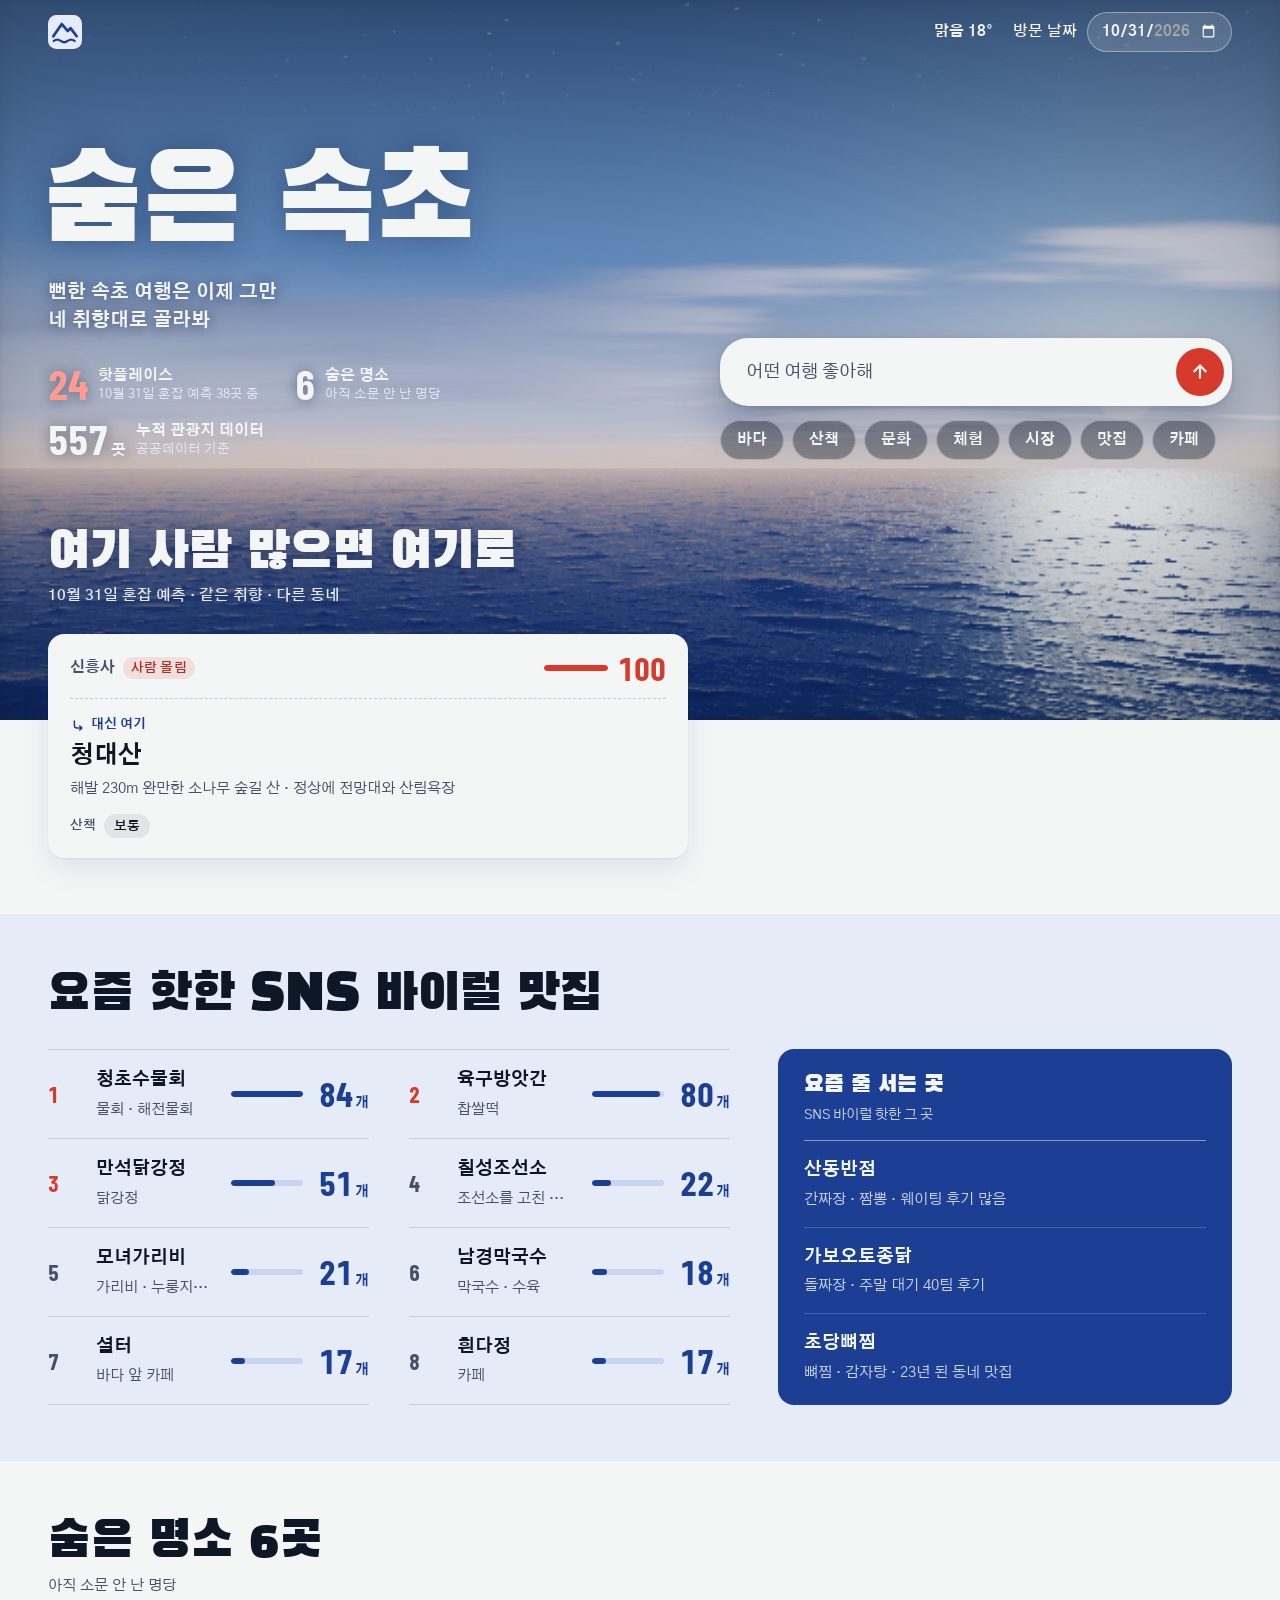
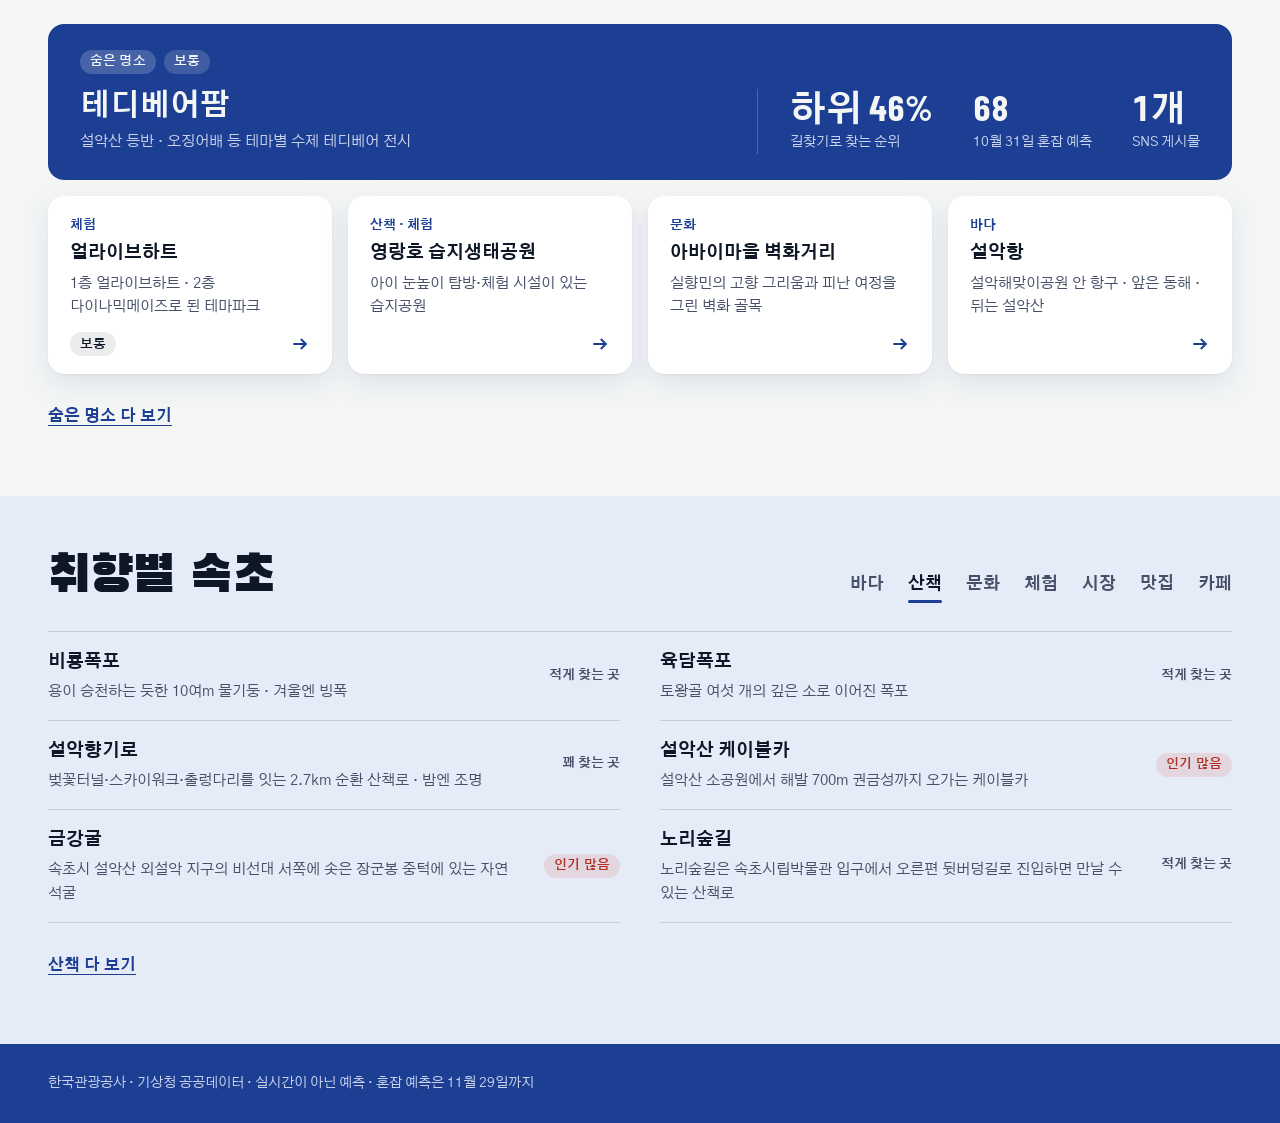
<file: index.html>
<!DOCTYPE html>
<html lang="ko">
<head>
  <meta charset="UTF-8">
  <meta name="viewport" content="width=device-width, initial-scale=1">
  <title>숨은 속초</title>
  <!-- 탭 아이콘: 설악산 봉우리(ㅅㅅ처럼 읽힘) + 동해 물결. 윗줄 아이콘과 같은 그림 (2026-11-26) -->
  <link rel="icon" href="data:image/svg+xml,<svg xmlns='http://www.w3.org/2000/svg' viewBox='0 0 32 32'><rect width='32' height='32' rx='8' fill='%23E6ECF7'/><path d='M5 20L13 8.5L18.5 15L21.2 12.4L27 20' fill='none' stroke='%231C3F94' stroke-width='2.6' stroke-linecap='round' stroke-linejoin='round'/><path d='M5.5 24.4c2.2-1.7 4.3-1.7 6.5 0s4.3 1.7 6.5 0 4.3-1.7 6.5 0' fill='none' stroke='%231C3F94' stroke-width='2.2' stroke-linecap='round'/></svg>">
  <link rel="preconnect" href="https://fonts.googleapis.com">
  <link rel="stylesheet" href="https://fonts.googleapis.com/css2?family=Barlow+Condensed:wght@600;700&family=Black+Han+Sans&family=Gothic+A1:wght@400;500;600;700;800&display=swap">
  <link rel="stylesheet" href="css/style.css">
</head>
<body class="page-home">
  <!-- 윗줄: 바다 위에 투명하게 얹힘. 조금 내리면 종이색으로 채워짐 (js/ui.js syncTopbar) -->
  <header class="topbar over-scene">
    <!-- 바로 아래 큰 제목과 이름이 겹쳐서, 첫 화면 위에서는 아이콘만. 내리면 이름이 옆에 붙음 -->
    <a class="brand" href="index.html"><svg class="brand-mark" viewBox="0 0 32 32" aria-hidden="true"><rect class="mk-bg" width="32" height="32" rx="8"/><path class="mk-fg" d="M5 20L13 8.5L18.5 15L21.2 12.4L27 20" stroke-width="2.6" stroke-linejoin="round"/><path class="mk-fg" d="M5.5 24.4c2.2-1.7 4.3-1.7 6.5 0s4.3 1.7 6.5 0 4.3-1.7 6.5 0" stroke-width="2.2"/></svg><span class="brand-word">숨은 속초</span></a>
    <div class="topbar-right">
      <span id="weather" class="weather" hidden></span>
      <label class="date-field">
        <span>방문 날짜</span>
        <input type="date" id="visit-date" aria-label="방문 날짜">
      </label>
    </div>
  </header>

  <!-- 첫 화면: 실시간 바다(js/sea.js) 위에 제목과 대화 바. 아래 꼬리에 "여기 사람 많으면 여기로" 카드가 걸쳐 올라옴 (2026-11-26 성형 B)
       폰·태블릿에서는 제목 뒤에만 바다 창을 두고 대화 바와 취향 버튼은 바다 밖으로 -->
  <section class="scene home-scene" aria-labelledby="coast-title">
    <div class="scene-sea" aria-hidden="true"><canvas id="sea" data-mode="night"></canvas></div>
    <div class="scene-copy">
      <h1 id="coast-title" class="hero-title">숨은 속초</h1>
      <p class="hero-lead">뻔한 속초 여행은 이제 그만<br>네 취향대로 골라봐</p>
      <div id="hero-stats" class="hero-stats stagger" aria-label="그날의 속초"></div>
    </div>
    <div class="scene-tool">
      <!-- 대화는 첫 질문 뒤에만 바 위로 펼쳐짐 (js/chat.js) -->
      <div class="chat">
        <div id="chat-log" class="chat-log" aria-live="polite" hidden></div>
        <form id="chat-form" class="chat-form">
          <label class="sr-only" for="search">하고 싶은 여행 말하기</label>
          <input type="text" id="search" autocomplete="off" placeholder="어떤 여행 좋아해">
          <button type="submit" class="chat-send" aria-label="보내기"><svg viewBox="0 0 24 24" fill="none" stroke="currentColor" stroke-width="2.4" aria-hidden="true"><path d="M12 19V5M5 12l7-7 7 7"/></svg></button>
        </form>
      </div>
      <div id="tag-chips" class="chips" role="group" aria-label="취향으로 물어보기"></div>
    </div>
  </section>

  <!-- 첫 화면 -->
  <main id="home"></main>

  <!-- 취향을 고르거나 검색하면 -->
  <main id="results" class="results" hidden>
    <div class="results-head">
      <h2 id="result-count" class="section-title"></h2>
      <div class="sort" role="radiogroup" aria-label="정렬">
        <button type="button" class="sort-btn" data-mode="taste" role="radio">취향 우선</button>
        <button type="button" class="sort-btn" data-mode="gem" role="radio">숨은 명소 우선</button>
      </div>
    </div>
    <div id="result-filters" class="filters" role="group" aria-label="취향 거르기"></div>
    <ul id="place-grid" class="grid"></ul>
    <p id="empty" class="empty" hidden>찾는 곳 없음<br>다른 이름으로 다시</p>
    <button type="button" id="more" class="btn-line" hidden>더 보기</button>
  </main>

  <footer class="footer">
    <!-- 공공누리 출처 표시(한국관광공사·기상청)와 데이터 정직성(실시간 아님)만 한 줄로 남김. 2026-11-24 출처 줄 정리 -->
    <p>한국관광공사 · 기상청 공공데이터 · 실시간이 아닌 예측 · 혼잡 예측은 <span id="date-range"></span>까지</p>
  </footer>

  <script src="data/tags.js"></script>
  <script src="data/places.js"></script>
  <script src="data/auto-places.js"></script>
  <script src="data/crowd-data.js"></script>
  <script src="data/popular.js"></script>
  <script src="data/tour-data.js"></script>
  <script src="data/descriptions.js"></script>
  <script src="data/sns-data.js"></script>
  <script src="data/weather-data.js"></script>
  <script src="js/places-all.js"></script>
  <script src="js/crowd.js"></script>
  <script src="js/recommend.js"></script>
  <script src="js/ui.js"></script>
  <script src="js/app.js"></script>
  <script src="data/taste-model.js"></script>
  <script src="js/taste-model.js"></script>
  <script src="js/chat.js"></script>
  <script src="js/sea.js"></script>
</body>
</html>
</file>
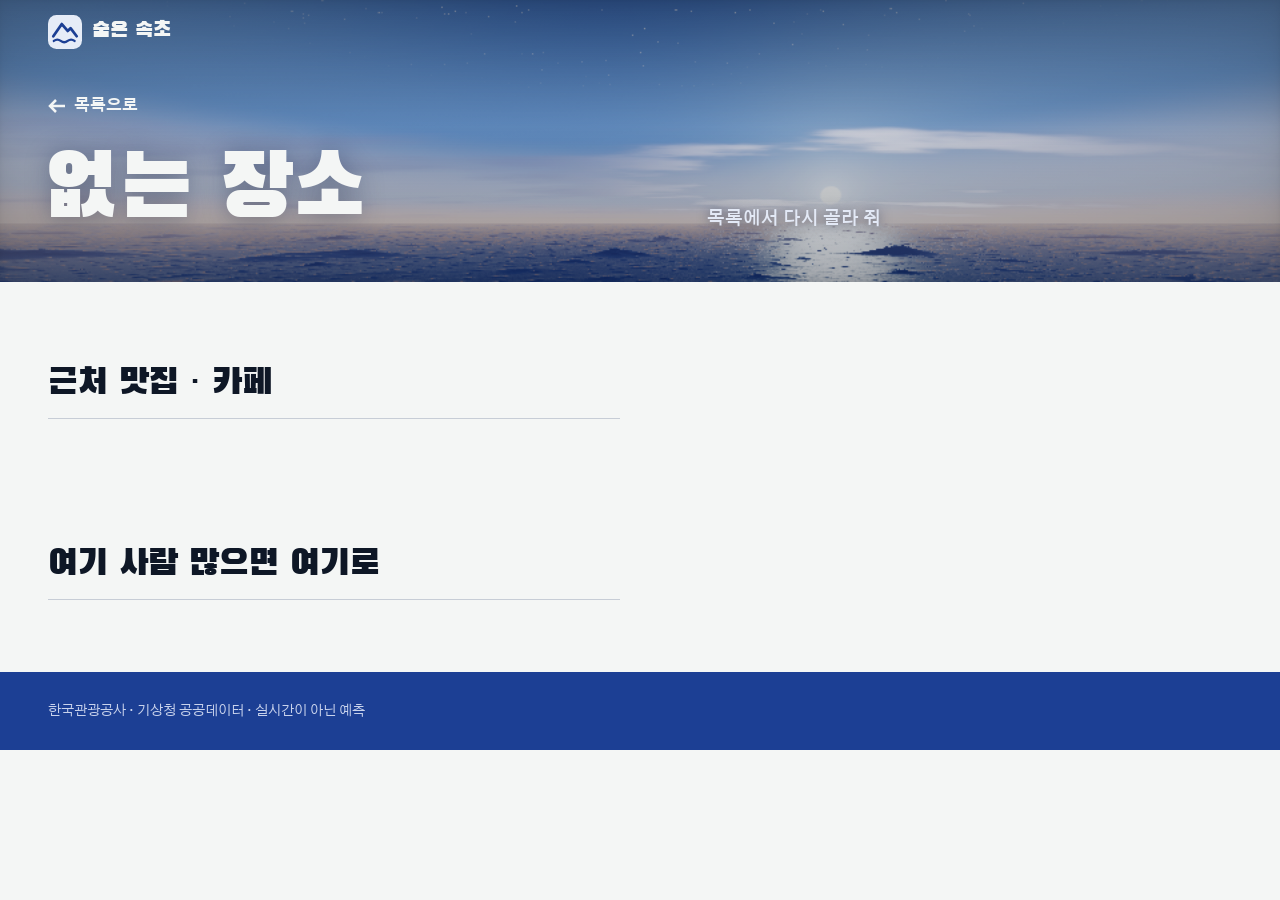
<file: place.html>
<!DOCTYPE html>
<html lang="ko">
<head>
  <meta charset="UTF-8">
  <meta name="viewport" content="width=device-width, initial-scale=1">
  <title>장소 · 숨은 속초</title>
  <link rel="icon" href="data:image/svg+xml,<svg xmlns='http://www.w3.org/2000/svg' viewBox='0 0 32 32'><rect width='32' height='32' rx='8' fill='%23E6ECF7'/><path d='M5 20L13 8.5L18.5 15L21.2 12.4L27 20' fill='none' stroke='%231C3F94' stroke-width='2.6' stroke-linecap='round' stroke-linejoin='round'/><path d='M5.5 24.4c2.2-1.7 4.3-1.7 6.5 0s4.3 1.7 6.5 0 4.3-1.7 6.5 0' fill='none' stroke='%231C3F94' stroke-width='2.2' stroke-linecap='round'/></svg>">
  <link rel="preconnect" href="https://fonts.googleapis.com">
  <link rel="stylesheet" href="https://fonts.googleapis.com/css2?family=Barlow+Condensed:wght@600;700&family=Black+Han+Sans&family=Gothic+A1:wght@400;500;600;700;800&display=swap">
  <link rel="stylesheet" href="css/style.css">
</head>
<body>
  <header class="topbar over-scene">
    <a class="brand" href="index.html"><svg class="brand-mark" viewBox="0 0 32 32" aria-hidden="true"><rect class="mk-bg" width="32" height="32" rx="8"/><path class="mk-fg" d="M5 20L13 8.5L18.5 15L21.2 12.4L27 20" stroke-width="2.6" stroke-linejoin="round"/><path class="mk-fg" d="M5.5 24.4c2.2-1.7 4.3-1.7 6.5 0s4.3 1.7 6.5 0 4.3-1.7 6.5 0" stroke-width="2.2"/></svg><span class="brand-word">숨은 속초</span></a>
  </header>
  <main>
    <!-- 위쪽: 첫 화면과 같은 바다 장면 위에 이름과 그날의 숫자 (2026-11-26 성형) -->
    <section class="scene detail-head on-dark">
      <div class="scene-sea" aria-hidden="true"><canvas id="sea" data-mode="night"></canvas></div>
      <a class="back" href="index.html">
        <svg width="18" height="14" viewBox="0 0 18 14" fill="none" stroke="currentColor" stroke-width="2.5" aria-hidden="true"><path d="M17 7H2M8 1L2 7l6 6"/></svg>목록으로</a>
      <div id="detail-head" class="reveal"></div>
    </section>
    <div class="detail-layout">
      <div class="detail-main">
        <div id="detail" class="detail-body reveal"></div>
        <section id="nearby-section" class="similar reveal" hidden>
          <h2 class="section-title">근처 맛집 · 카페</h2>
          <ul id="nearby-list" class="rows stagger"></ul>
        </section>
        <section id="similar-section" class="similar reveal" hidden>
          <h2 class="section-title">여기 사람 많으면 여기로</h2>
          <ul id="similar-list" class="rows stagger"></ul>
        </section>
      </div>
      <!-- 넓은 화면(태블릿·PC)에서는 오른쪽에 지도를 고정. 좁은 화면에서는 정보 아래 -->
      <aside id="map" class="detail-map" hidden></aside>
    </div>
  </main>
  <footer class="footer"><p>한국관광공사 · 기상청 공공데이터 · 실시간이 아닌 예측</p></footer>

  <script src="data/tags.js"></script>
  <script src="data/places.js"></script>
  <script src="data/auto-places.js"></script>
  <script src="data/crowd-data.js"></script>
  <script src="data/tour-data.js"></script>
  <script src="data/descriptions.js"></script>
  <script src="data/sns-data.js"></script>
  <script src="data/weather-data.js"></script>
  <script src="js/places-all.js"></script>
  <script src="js/crowd.js"></script>
  <script src="js/recommend.js"></script>
  <script src="js/ui.js"></script>
  <script src="js/place.js"></script>
  <script src="js/sea.js"></script>
</body>
</html>
</file>
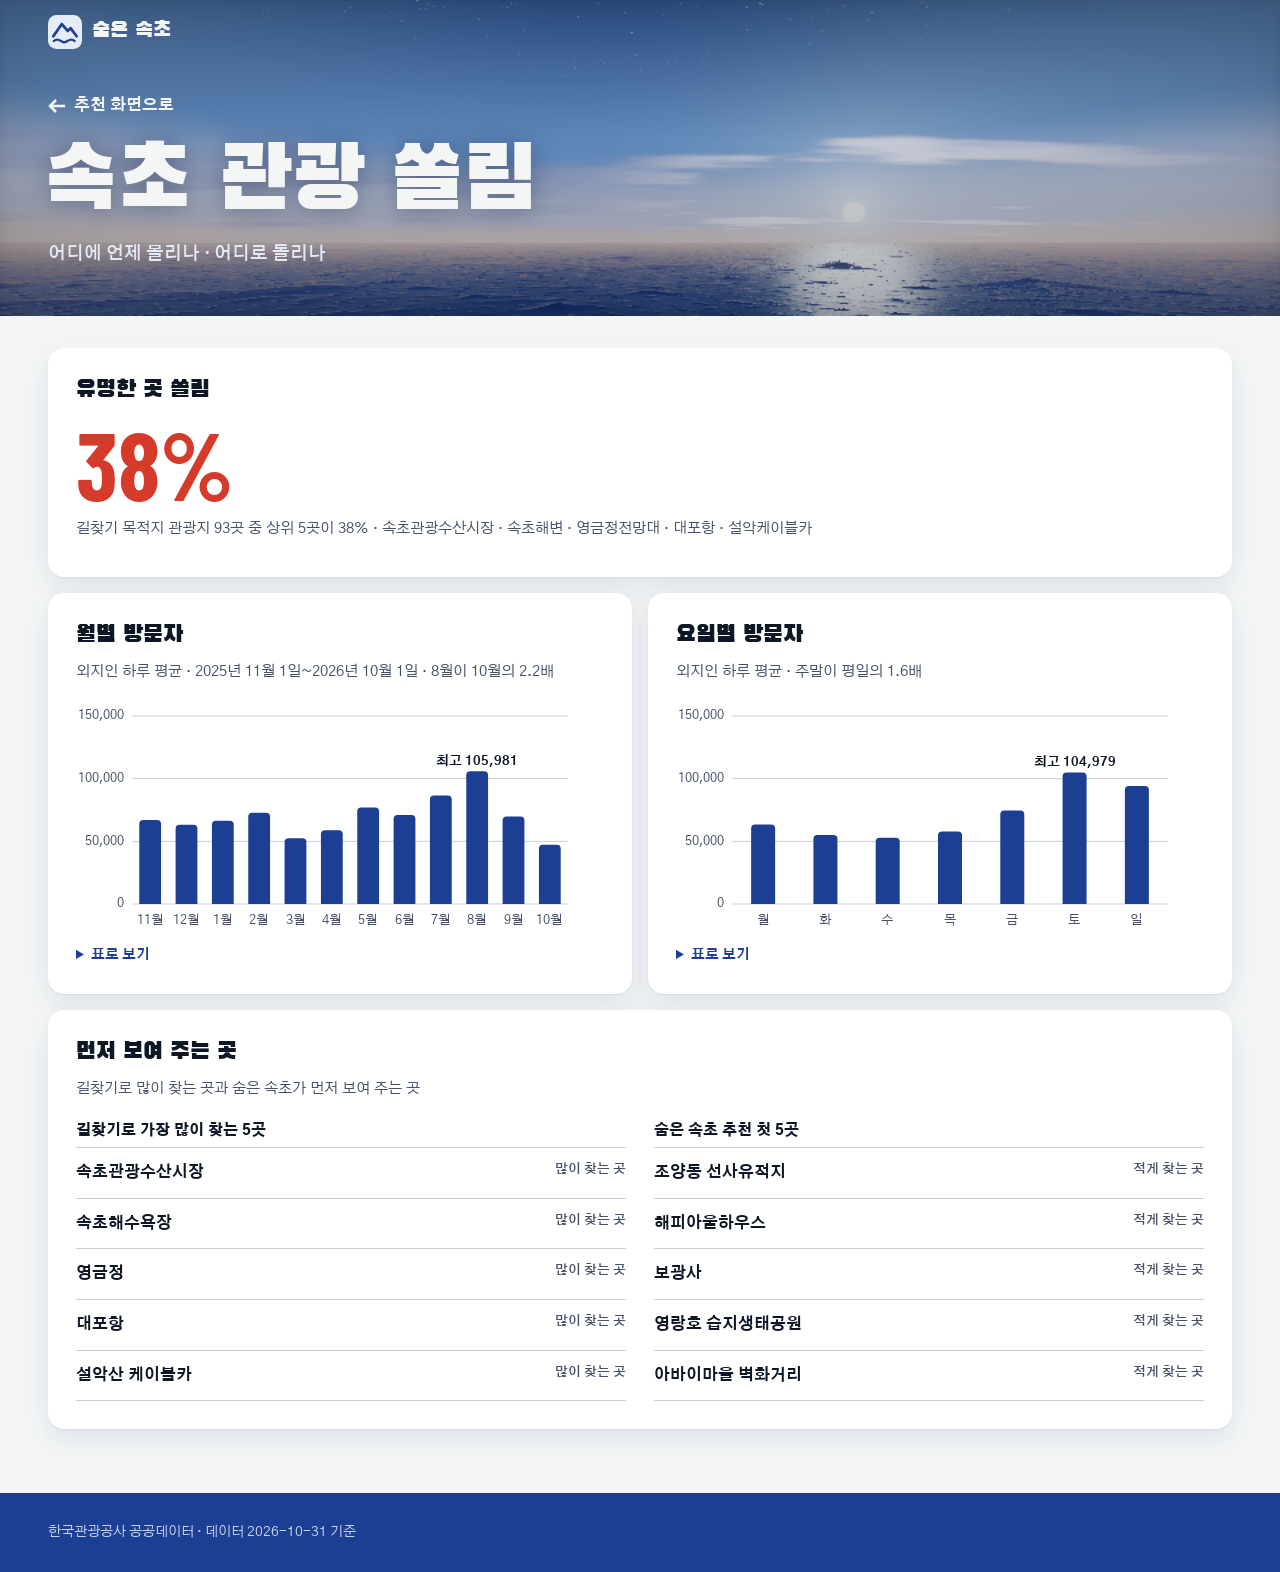
<file: summary.html>
<!DOCTYPE html>
<html lang="ko">
<head>
  <meta charset="UTF-8">
  <meta name="viewport" content="width=device-width, initial-scale=1">
  <title>속초 관광 쏠림 요약 · 숨은 속초</title>
  <link rel="icon" href="data:image/svg+xml,<svg xmlns='http://www.w3.org/2000/svg' viewBox='0 0 32 32'><rect width='32' height='32' rx='8' fill='%23E6ECF7'/><path d='M5 20L13 8.5L18.5 15L21.2 12.4L27 20' fill='none' stroke='%231C3F94' stroke-width='2.6' stroke-linecap='round' stroke-linejoin='round'/><path d='M5.5 24.4c2.2-1.7 4.3-1.7 6.5 0s4.3 1.7 6.5 0 4.3-1.7 6.5 0' fill='none' stroke='%231C3F94' stroke-width='2.2' stroke-linecap='round'/></svg>">
  <link rel="preconnect" href="https://fonts.googleapis.com">
  <link rel="stylesheet" href="https://fonts.googleapis.com/css2?family=Barlow+Condensed:wght@600;700&family=Black+Han+Sans&family=Gothic+A1:wght@400;500;600;700;800&display=swap">
  <link rel="stylesheet" href="css/style.css">
</head>
<body>
  <header class="topbar over-scene">
    <a class="brand" href="index.html"><svg class="brand-mark" viewBox="0 0 32 32" aria-hidden="true"><rect class="mk-bg" width="32" height="32" rx="8"/><path class="mk-fg" d="M5 20L13 8.5L18.5 15L21.2 12.4L27 20" stroke-width="2.6" stroke-linejoin="round"/><path class="mk-fg" d="M5.5 24.4c2.2-1.7 4.3-1.7 6.5 0s4.3 1.7 6.5 0 4.3-1.7 6.5 0" stroke-width="2.2"/></svg><span class="brand-word">숨은 속초</span></a>
  </header>

  <header class="scene summary-head">
    <div class="scene-sea" aria-hidden="true"><canvas id="sea" data-mode="night"></canvas></div>
    <a class="back" href="index.html">
      <svg width="18" height="14" viewBox="0 0 18 14" fill="none" stroke="currentColor" stroke-width="2.5" aria-hidden="true"><path d="M17 7H2M8 1L2 7l6 6"/></svg>추천 화면으로</a>
    <h1 class="logo">속초 관광 쏠림</h1>
    <p class="intro">어디에 언제 몰리나 · 어디로 돌리나</p>
  </header>

  <main class="page">
    <section class="section panel panel-wide">
      <h2 class="section-title">유명한 곳 쏠림</h2>
      <p class="share"><span id="hero-share" class="hero-number"></span></p>
      <p id="hero-caption" class="muted"></p>
    </section>

    <section class="section panel">
      <h2 class="section-title">월별 방문자</h2>
      <p id="monthly-caption" class="muted"></p>
      <div id="monthly-chart" class="chart"></div>
      <details class="table-view">
        <summary>표로 보기</summary>
        <table id="monthly-table"></table>
      </details>
    </section>

    <section class="section panel">
      <h2 class="section-title">요일별 방문자</h2>
      <p id="weekday-caption" class="muted"></p>
      <div id="weekday-chart" class="chart"></div>
      <details class="table-view">
        <summary>표로 보기</summary>
        <table id="weekday-table"></table>
      </details>
    </section>

    <section class="section panel panel-wide">
      <h2 class="section-title">먼저 보여 주는 곳</h2>
      <p class="muted">길찾기로 많이 찾는 곳과 숨은 속초가 먼저 보여 주는 곳</p>
      <div class="compare">
        <div>
          <h3 class="compare-title">길찾기로 가장 많이 찾는 5곳</h3>
          <ol id="famous-list" class="compare-list"></ol>
        </div>
        <div>
          <h3 class="compare-title">숨은 속초 추천 첫 5곳</h3>
          <ul id="recommended-list" class="compare-list"></ul>
        </div>
      </div>
    </section>
  </main>

  <footer class="footer">
    <p>한국관광공사 공공데이터 · <span id="summary-generated"></span></p>
  </footer>

  <script src="data/tags.js"></script>
  <script src="data/places.js"></script>
  <script src="data/auto-places.js"></script>
  <script src="data/crowd-data.js"></script>
  <script src="data/tour-data.js"></script>
  <script src="data/descriptions.js"></script>
  <script src="data/sns-data.js"></script>
  <script src="data/weather-data.js"></script>
  <script src="js/places-all.js"></script>
  <script src="data/visitor-data.js"></script>
  <script src="js/crowd.js"></script>
  <script src="js/recommend.js"></script>
  <script src="js/stats.js"></script>
  <script src="js/ui.js"></script>
  <script src="js/summary.js"></script>
  <script src="js/sea.js"></script>
</body>
</html>
</file>
<file: css/style.css>
/* 디자인: "바다 한가운데" (2026-11-26 성형). 실시간 동해(js/sea.js) 위에 제목과 대화 바, 대신 갈 곳 카드가 수평선에 걸쳐 올라옴
   색은 네 가지로 고정: 군청(행동·브랜드) · 빨강(혼잡 경고만) · 먹색(글자·어두운 판) · 바탕. 보조색은 이 넷을 묽히거나 섞은 것
   모양 한 벌: 카드·상자·지도 16px · 대화 카드 24px · 버튼·배지·입력 둥근 알약. 그림자는 카드에만 군청빛으로 옅게
   움직임: 카드가 수평선에서 한 번 올라옴 · 스크롤 등장 · 숫자 올라가기. 계속 떨리거나 흔들리는 반복 움직임은 쓰지 않음 */
:root {
  --hull: #1C3F94;
  --signal: #D63A2A;
  --ink: #0E1726;
  --paper: #F4F6F5;
  --ink-2: #465068;
  --on-hull-2: #C9D3EC;
  --on-sea: #E3E9F6; /* 바다 위 보조 글자: 군청을 아주 묽힌 흰색 */
  --line: #C7CDD6;
  /* 군청의 아주 옅은 물빛. 흰 바탕만 계속되지 않게 섹션을 번갈아 칠함 (새 색이 아니라 --hull을 묽힌 것) */
  --foam: #E6ECF7;
  --foam-2: #C9D5EE;
  --signal-light: #FF9C8F; /* 군청·먹색 바탕 위 숫자용 밝은 빨강 (빨강 그대로는 잘 안 읽힘) */
  --signal-deep: #B02E21; /* 연한 빨강 배지 위 글자용 (--signal을 어둡게 한 것) */
  --card: #fff;
  --body: "Gothic A1", "Apple SD Gothic Neo", "Malgun Gothic", sans-serif;
  --display: "Black Han Sans", var(--body);
  --num: "Barlow Condensed", var(--body);
  --radius: 16px;
  --shadow-card: 0 1px 2px rgba(14, 23, 38, 0.06), 0 10px 28px rgba(28, 63, 148, 0.1);
  --shadow-card-hover: 0 2px 4px rgba(14, 23, 38, 0.07), 0 18px 40px rgba(28, 63, 148, 0.16);
  --shadow-float: 0 2px 6px rgba(8, 20, 60, 0.12), 0 22px 48px rgba(8, 20, 60, 0.3);
  --gutter: clamp(20px, 4vw, 48px);
  /* 내용 폭: 넓은 화면에서 윗줄·바다·섹션·아랫줄의 왼쪽·오른쪽 선을 한 줄로 맞춤 (2026-11-24) */
  --content: 1280px;
  --pad: max(var(--gutter), calc((100% - var(--content)) / 2));
  --ease: cubic-bezier(0.16, 1, 0.3, 1);
}

* { box-sizing: border-box; }
html { scroll-behavior: smooth; overflow-x: clip; }
body {
  margin: 0; overflow-x: clip;
  background: var(--paper); color: var(--ink);
  font-family: var(--body); font-size: 16px; line-height: 1.6;
  word-break: keep-all; overflow-wrap: break-word;
}
a { color: var(--hull); text-underline-offset: 4px; }
a:hover { color: var(--signal); }
::selection { background: var(--hull); color: var(--paper); }
:focus-visible { outline: 3px solid var(--signal); outline-offset: 2px; }
.scene :focus-visible, .on-dark :focus-visible, .box :focus-visible, .footer :focus-visible { outline-color: var(--paper); }
.wrap { padding: 0 var(--gutter); }
.num { font-family: var(--num); font-weight: 700; font-variant-numeric: tabular-nums; line-height: 1; }
.sr-only { position: absolute; width: 1px; height: 1px; padding: 0; margin: -1px; overflow: hidden; clip: rect(0 0 0 0); white-space: nowrap; border: 0; }

/* ── 윗줄: 바다 위에서는 투명하게 얹히고, 조금 내리면 종이색으로 채워짐 (js/ui.js syncTopbar) ── */
.topbar {
  position: sticky; top: 0; z-index: 10;
  height: 64px; padding: 0 var(--pad);
  display: flex; align-items: center; justify-content: space-between; gap: 16px;
  background: var(--paper); color: var(--ink); border-bottom: 1px solid var(--line);
  transition: background 0.3s, color 0.3s, border-color 0.3s;
}
/* 이름 앞 아이콘: 설악산 봉우리 + 동해 물결 (탭 아이콘과 같은 그림)
   바탕은 옅은 물빛 + 군청 선. 군청 꽉 채운 바탕은 너무 남색이라 후보 4개 중 고름 (2026-11-26) */
.brand { display: inline-flex; align-items: center; gap: 10px; font-family: var(--display); font-size: 22px; color: var(--hull); text-decoration: none; }
.brand:hover { color: var(--hull); }
.brand-mark { width: 34px; height: 34px; flex-shrink: 0; }
.brand-mark .mk-bg { fill: var(--foam); }
.brand-mark .mk-fg { fill: none; stroke: var(--hull); stroke-linecap: round; }
.brand-word { transition: opacity 0.3s, transform 0.3s var(--ease); }
/* 첫 화면: 큰 제목이 보이는 동안은 아이콘만 (같은 이름이 두 번 겹쳐 보였음, 2026-11-26) */
.page-home .topbar.over-scene:not(.solid) .brand-word { opacity: 0; transform: translateX(-6px); pointer-events: none; }
.topbar-right { display: flex; align-items: center; gap: 20px; font-size: 15px; }
.weather { font-weight: 700; color: var(--ink-2); white-space: nowrap; }
.weather.rain { color: var(--hull); }
.date-field { display: flex; align-items: center; gap: 10px; color: var(--ink-2); font-weight: 600; }
.date-field input {
  height: 40px; padding: 0 14px; border: 0; border-radius: 999px;
  background: var(--card); color: var(--ink); font: inherit; font-weight: 700;
  box-shadow: inset 0 0 0 1px var(--line);
}
.topbar.over-scene { margin-bottom: -64px; background: transparent; border-bottom-color: transparent; color: var(--paper); }
.topbar.over-scene .brand, .topbar.over-scene .weather, .topbar.over-scene .date-field { color: var(--paper); }
.topbar.over-scene .date-field input { background: rgba(244, 246, 245, 0.14); color: var(--paper); box-shadow: inset 0 0 0 1px rgba(244, 246, 245, 0.4); color-scheme: dark; }
.topbar.over-scene.solid { background: rgba(244, 246, 245, 0.96); border-bottom-color: var(--line); color: var(--ink); }
.topbar.over-scene.solid .brand { color: var(--hull); }
.topbar.over-scene.solid .weather, .topbar.over-scene.solid .date-field { color: var(--ink-2); }
.topbar.over-scene.solid .date-field input { background: var(--card); color: var(--ink); box-shadow: inset 0 0 0 1px var(--line); color-scheme: light; }
.topbar.over-scene :focus-visible { outline-color: var(--paper); }
.topbar.over-scene.solid :focus-visible { outline-color: var(--signal); }

/* ── 바다 장면 (첫 화면·상세·요약 위쪽 공통) ──
   WebGL이 안 되는 기기는 군청→먹색 바탕만 보임 */
.scene { position: relative; isolation: isolate; color: var(--paper); background: var(--ink); }
.scene-sea { position: absolute; inset: 0; z-index: -1; overflow: hidden; background: linear-gradient(180deg, #2B4A8F 0%, var(--hull) 55%, var(--ink) 100%); }
#sea { --horizon: 0.3; position: absolute; inset: 0; width: 100%; height: 100%; display: block; opacity: 0; transition: opacity 1.4s ease; }
#sea.on { opacity: 1; }
/* 글자가 읽히는 만큼만 위아래를 살짝 덮음 (62%로 덮었더니 바다가 검은 덩어리였음, 2026-11-24) */
.scene-sea::after {
  content: ""; position: absolute; inset: 0; pointer-events: none;
  background: linear-gradient(180deg, rgba(14, 23, 38, 0.42) 0%, rgba(14, 23, 38, 0.12) 34%, rgba(14, 23, 38, 0.04) 62%, rgba(14, 23, 38, 0.3) 100%);
}

/* ── 첫 화면 장면: 왼쪽 제목, 오른쪽 대화 바. 아래 꼬리(--tail)는 대신 갈 곳 카드가 걸쳐 올라오는 수평선 자리 ── */
.home-scene {
  --tail: 216px;
  display: grid;
  grid-template-columns: var(--pad) minmax(0, 1fr) 48px minmax(0, min(540px, 40vw)) var(--pad);
  grid-template-rows: 64px 1fr var(--tail);
  min-height: clamp(640px, 80vh, 780px);
}
.home-scene #sea { --horizon: 0.34; }
/* 목록 화면에서는 카드가 올라올 자리가 필요 없어서 바다 꼬리를 줄임 */
.view-results .home-scene { --tail: 56px; min-height: 0; }
.scene-copy { grid-area: 2 / 2; align-self: end; padding: 40px 0 44px; min-width: 0; }
.scene-tool { grid-area: 2 / 4; align-self: end; min-width: 0; padding-bottom: 44px; }
.hero-title {
  margin: 0 0 0 -0.05em; font-family: var(--display); font-weight: 400;
  font-size: clamp(72px, 9.5vw, 160px); line-height: 0.86; letter-spacing: -0.02em;
  text-shadow: 0 2px 30px rgba(8, 20, 60, 0.35);
}
.hero-lead { margin: 20px 0 0; font-size: clamp(17px, 1.5vw, 21px); line-height: 1.5; font-weight: 700; color: var(--paper); text-shadow: 0 1px 14px rgba(8, 20, 60, 0.6); }

/* 그날의 숫자: 제목 아래 한 줄 (상자·선 없이 숫자와 이름만) */
.hero-stats { display: flex; flex-wrap: wrap; gap: 14px 36px; margin-top: 28px; }
/* 숫자와 오른쪽 두 줄(이름 · 설명)을 세로 가운데로 맞춤. 첫 줄 기준이면 숫자가 떠 보였음 (2026-11-26) */
.stat { display: flex; align-items: center; gap: 10px; }
.stat .num { font-size: clamp(34px, 3.2vw, 46px); text-shadow: 0 1px 14px rgba(8, 20, 60, 0.45); }
.stat .num small { font-family: var(--body); font-size: 15px; font-weight: 700; margin-left: 3px; }
.stat-busy .num { color: var(--signal-light); } /* 바다 위 빨강은 잘 안 읽혀서 빨강을 밝힌 것 */
.stat-label { display: flex; flex-direction: column; gap: 0; line-height: 1.35; }
.stat-label strong { font-size: 15px; }
.stat-label span { font-size: 13px; color: var(--on-sea); }

/* 대화 바: 흰 카드 하나. 처음엔 입력 줄만, 첫 질문 뒤에는 그 위로 대화가 펼쳐짐 */
.chat {
  width: 100%; text-align: left; background: var(--paper); color: var(--ink);
  border-radius: 28px; overflow: hidden; box-shadow: var(--shadow-float);
}
.chat:focus-within { box-shadow: 0 0 0 3px rgba(244, 246, 245, 0.7), var(--shadow-float); }
.chat-log {
  display: flex; flex-direction: column; gap: 14px; padding: 22px 24px 16px; max-height: min(52vh, 480px); overflow-y: auto;
  scroll-behavior: smooth; overscroll-behavior: contain; border-bottom: 1px solid var(--line);
  scrollbar-width: thin; scrollbar-color: var(--line) transparent;
}
.chat-log[hidden] { display: none; }
.chat-log::-webkit-scrollbar { width: 6px; }
.chat-log::-webkit-scrollbar-thumb { background: var(--line); border-radius: 3px; }
.msg { display: flex; flex-direction: column; gap: 8px; max-width: 100%; animation: msg-in 0.35s var(--ease) both; }
.msg p { margin: 0; font-size: 16px; line-height: 1.5; }
.msg-who { font-size: 13px; font-weight: 700; color: var(--hull); }
.msg-bot > p:first-of-type { font-weight: 700; }
.msg-me { align-self: flex-end; max-width: 80%; background: var(--hull); color: var(--paper); padding: 10px 14px; border-radius: 16px 16px 4px 16px; }
.msg-me p { font-weight: 600; }
.msg-heard { display: flex; flex-wrap: wrap; align-items: center; gap: 6px; }
.msg-heard > span:last-child { font-weight: 400; color: var(--ink-2); font-size: 14px; margin-left: 2px; }
/* 알아들은 말 칩
   - 단어 규칙이 알아들은 말: 옅은 물빛으로 꽉 채운 알약
   - 취향 모델(AI)이 알아들은 말: 속 빈 알약 + 군청 "AI" 표시. 개편 뒤에도 이 구분은 그대로 (docs/design-guide.md 7-3) */
.heard { display: inline-flex; align-items: center; height: 28px; font-size: 13px; font-weight: 600; padding: 0 11px; border-radius: 999px; background: var(--foam); color: var(--hull); }
.heard-ai { gap: 6px; padding-right: 4px; background: transparent; box-shadow: inset 0 0 0 1.5px var(--hull); cursor: help; }
.heard-ai b { font-family: var(--num); font-size: 13px; font-weight: 700; letter-spacing: 0.04em; line-height: 1; padding: 3px 6px; border-radius: 999px; background: var(--hull); color: var(--paper); }
.msg-note { font-size: 13px !important; color: var(--ink-2); font-weight: 400 !important; }
.chat-log .chat-rows { border-top: 1px solid var(--line); }
.chat-rows .row > a { padding: 12px 0; }
.chat-rows .row > a:hover { padding-left: 8px; padding-right: 8px; }
.chat-rows .row-name strong { font-size: 16px; }
.chat-rows .row-name > span:not(.meta) { overflow: hidden; text-overflow: ellipsis; white-space: nowrap; }
.chat-rows .meta, .chat-rows .gem { display: none; } /* 대화 안에서는 배지 하나만 (혼잡 정도) */
.chat-rows .badges { flex-direction: row; }
.chat-form { display: flex; align-items: center; gap: 10px; padding: 8px 8px 8px 26px; }
.chat-form input {
  flex: 1; min-width: 0; height: 52px; border: 0; background: transparent; padding: 0;
  font: inherit; font-size: 18px; color: var(--ink); caret-color: var(--signal);
}
.chat-form input::placeholder { color: var(--ink-2); }
.chat-form input:focus { outline: none; }
.chat-send {
  flex-shrink: 0; width: 48px; height: 48px; border: 0; border-radius: 50%; background: var(--signal); color: var(--paper);
  display: grid; place-items: center; cursor: pointer; transition: transform 0.15s, background 0.2s;
}
.chat-send svg { width: 22px; height: 22px; }
.chat-send:hover { background: var(--hull); }
.chat-send:active { transform: scale(0.94); }
@keyframes msg-in { from { opacity: 0; transform: translateY(8px); } to { opacity: 1; transform: none; } }

/* 취향 버튼: 바 아래 한 줄. 바다 위에서는 먹색 반투명, 종이 위(폰)에서는 물빛 */
.chips { display: flex; flex-wrap: wrap; gap: 8px; margin-top: 14px; }
.chip {
  height: 40px; padding: 0 17px; border: 0; border-radius: 999px;
  background: rgba(14, 23, 38, 0.38); color: var(--paper); box-shadow: inset 0 0 0 1px rgba(244, 246, 245, 0.42);
  font: inherit; font-size: 15px; font-weight: 700; cursor: pointer;
  transition: background 0.2s, color 0.2s, box-shadow 0.2s, transform 0.15s;
}
.chip:hover { background: rgba(244, 246, 245, 0.2); box-shadow: inset 0 0 0 1px rgba(244, 246, 245, 0.7); }
.chip:active { transform: translateY(1px); }
.chip.on { background: var(--paper); color: var(--hull); box-shadow: none; }

/* ── 공통 섹션 ── */
/* 제목 글꼴(Black Han Sans)은 글자 아래 빈 공간이 커서 줄 높이를 1로 줄임. 두 줄이 되면 줄 길이를 고르게 */
.section-title { margin: 0; font-family: var(--display); font-weight: 400; font-size: clamp(34px, 4vw, 52px); line-height: 1; text-wrap: balance; }
.section-sub { margin: 0; font-size: 15px; line-height: 1.4; color: var(--ink-2); }
.sec { padding: 56px var(--pad); }
.section-head { display: flex; flex-direction: column; gap: 6px; margin-bottom: 28px; }
.split { display: grid; grid-template-columns: minmax(0, 1.5fr) minmax(0, 1fr); gap: 48px; align-items: stretch; }
.sec-foam { background: var(--foam); }
.more-link {
  align-self: flex-start; border: 0; background: none; padding: 10px 0; cursor: pointer;
  font: inherit; font-size: 16px; font-weight: 700; color: var(--hull);
  text-decoration: underline; text-underline-offset: 4px;
}
.more-link:hover { color: var(--signal); }
.sec > .more-link { margin-top: 20px; }

/* 알약 배지 공통 (상태 · 숨은 명소 · 사람 몰림): 높이 고정 + 세로 가운데, 굵기 600
   한글은 줄높이 1이면 글자가 위로 떠 보여서 높이를 정하고 flex로 가운데에 둠 */
.badge, .gem, .swap-flag {
  display: inline-flex; align-items: center; justify-content: center; flex-shrink: 0;
  height: 24px; padding: 0 10px; border: 0; border-radius: 999px;
  font-size: 13px; font-weight: 600; line-height: 1; letter-spacing: 0.01em; white-space: nowrap;
}
.badge-high { background: var(--signal); color: var(--card); }
.badge-mid { background: rgba(14, 23, 38, 0.08); color: var(--ink); }
.badge-low { background: var(--foam-2); color: var(--hull); }
.badge-closed { background: var(--ink); color: var(--paper); }
.badge-unknown { background: rgba(14, 23, 38, 0.06); color: var(--ink-2); }
.badge-hot { background: rgba(214, 58, 42, 0.12); color: var(--signal-deep); }
.on-dark .badge-mid { background: rgba(244, 246, 245, 0.16); color: var(--paper); }
.on-dark .badge-low { background: var(--paper); color: var(--hull); }
.sec-foam .badge-mid { background: rgba(14, 23, 38, 0.1); }
.gem { background: var(--hull); color: var(--paper); }
.on-dark .gem { background: rgba(244, 246, 245, 0.2); color: var(--paper); }
.pop-label { flex-shrink: 0; font-size: 13px; font-weight: 700; color: var(--ink-2); white-space: nowrap; }

/* 목록 줄: 마우스를 올리면 살짝 밀려남 */
.rows { list-style: none; margin: 0; padding: 0; border-top: 1px solid var(--line); }
.row { border-bottom: 1px solid var(--line); }
.row > a, .row > div {
  display: grid; grid-template-columns: minmax(0, 1fr) auto; align-items: center; gap: 16px;
  padding: 16px 0; color: inherit; text-decoration: none; transition: padding 0.25s var(--ease), background 0.25s;
}
.row > a:hover { padding-left: 10px; padding-right: 10px; background: rgba(28, 63, 148, 0.06); color: inherit; }
.sec-foam .row > a:hover { background: rgba(28, 63, 148, 0.08); }
.row-name { display: flex; flex-direction: column; gap: 3px; min-width: 0; }
.row-name strong { font-size: 18px; }
.row-name span { font-size: 15px; color: var(--ink-2); }

/* ── 이 앱의 핵심: 여기 사람 많으면 여기로. 넓은 화면에서는 수평선에 걸쳐 올라옴 ── */
.board { position: relative; padding: 0 var(--pad) 56px; }
.page-home #home > .board:first-child { margin-top: calc(-1 * var(--tail, 216px) + 24px); }
.board .section-head { color: var(--paper); }
.board .section-title { text-shadow: 0 2px 20px rgba(8, 20, 60, 0.35); }
.board .section-sub { color: var(--on-sea); font-weight: 600; }
.swaps { list-style: none; margin: 0; padding: 0; display: grid; gap: 16px; grid-template-columns: repeat(var(--n, 3), minmax(0, 1fr)); }
.swaps.n1 { grid-template-columns: minmax(0, 640px); }
@media (max-width: 1100px) { .swaps { grid-template-columns: repeat(2, minmax(0, 1fr)); } .swaps.n1 { grid-template-columns: minmax(0, 640px); } }
/* 카드 하나 = 위에 사람 몰리는 곳(작게) · 점선 · 아래 대신 갈 곳(크게). 눈이 대신 갈 곳으로 가게 */
.swap {
  display: flex; flex-direction: column; min-width: 0;
  background: var(--paper); color: var(--ink); border-radius: var(--radius); box-shadow: var(--shadow-card);
  transition: transform 0.35s var(--ease), box-shadow 0.35s;
}
.swap:hover { transform: translateY(-3px); box-shadow: var(--shadow-card-hover); }
.swap-busy {
  display: grid; grid-template-columns: minmax(0, 1fr) auto; align-items: center; gap: 4px 12px;
  margin: 0 22px; padding: 18px 0 14px; border-bottom: 1px dashed var(--line);
  color: var(--ink-2); text-decoration: none;
}
.swap-busy:hover { color: var(--ink); }
.swap-busy-name { display: flex; align-items: center; gap: 8px; min-width: 0; }
.swap-busy-name strong { font-size: 15px; font-weight: 700; overflow: hidden; text-overflow: ellipsis; white-space: nowrap; }
.swap-flag { height: 22px; padding: 0 8px; font-size: 13px; background: rgba(214, 58, 42, 0.12); color: var(--signal-deep); }
.swap-busy-rate { display: flex; align-items: center; gap: 10px; }
.swap-busy-rate .num { font-size: 32px; color: var(--signal); }
.swap-meter { display: block; width: 64px; height: 6px; border-radius: 999px; background: color-mix(in srgb, var(--signal) 16%, var(--paper)); overflow: hidden; }
.swap-meter span { display: block; height: 100%; border-radius: inherit; background: var(--signal); transform-origin: left; }
.motion .board .stagger:not(.in) .swap-meter span { transform: scaleX(0); }
.swap-meter span { transition: transform 0.9s var(--ease) 0.35s; }
.swap-alt { flex: 1; display: flex; flex-direction: column; gap: 6px; padding: 16px 22px 20px; color: inherit; text-decoration: none; }
.swap-alt:hover { color: inherit; }
.swap-alt:hover .card-title { color: var(--hull); }
.swap-label { display: inline-flex; align-items: center; gap: 6px; font-size: 13px; font-weight: 700; color: var(--hull); }
.swap-label svg { width: 15px; height: 15px; }
.swap-alt .card-title { font-size: 24px; line-height: 1.2; transition: color 0.2s; }
.swap-alt .card-hook { -webkit-line-clamp: 2; }
.swap-tags { display: flex; flex-wrap: wrap; align-items: center; gap: 6px; margin-top: auto; padding-top: 8px; }
.swap-tags .tag-text { font-size: 13px; font-weight: 600; color: var(--ink-2); margin-right: 2px; }
/* 사람 몰리는 짝이 없는 날: 한 줄 + 가장 가까운 사람 몰리는 날로 가는 버튼 (빈 칸만 남지 않게, 2026-11-24) */
.board-empty { margin: 0; color: var(--ink-2); font-size: 18px; }
.board-calm {
  display: flex; flex-wrap: wrap; align-items: center; justify-content: space-between; gap: 14px 24px;
  max-width: 860px; padding: 26px 28px; border-radius: var(--radius); background: var(--paper); box-shadow: var(--shadow-card);
}
.board-calm .board-empty { color: var(--ink); font-weight: 700; line-height: 1.5; }
/* 날짜만 군청으로 (하늘색은 밝은 바탕에서 안 읽혀서 군청, 2026-11-26) */
.board-date { color: var(--hull); }
.calm-narrow { display: none; }

/* ── 요즘 핫한 SNS 바이럴 맛집 ── */
.hot-list { display: grid; grid-template-columns: repeat(2, minmax(0, 1fr)); column-gap: 40px; align-content: start; }
@media (max-width: 1200px) { .hot-list { grid-template-columns: 1fr; } }
.hot-list .row > a { grid-template-columns: 32px minmax(0, 1fr) 72px auto; }
/* 게시물 수를 막대로: 1위 대비 길이. 숫자만 있을 때보다 차이가 한눈에 보임 */
.hot-bar { height: 6px; border-radius: 999px; background: var(--foam-2); position: relative; overflow: hidden; }
.hot-bar::after { content: ""; position: absolute; inset: 0 auto 0 0; width: var(--w); border-radius: inherit; background: var(--hull); transform-origin: left; transform: scaleX(0); transition: transform 0.9s var(--ease) 0.2s; }
.in .hot-bar::after, .hot-list.in .hot-bar::after { transform: none; }
html:not(.motion) .hot-bar::after { transform: none; }
.hot-list .row:nth-child(-n+3) .hot-rank { color: var(--signal); }
.hot-list .row-name span { overflow: hidden; text-overflow: ellipsis; white-space: nowrap; }
@media (max-width: 600px) { .hot-list .row > a { grid-template-columns: 28px minmax(0, 1fr) 44px auto; gap: 12px; } }
/* 16위까지 8개씩 두 쪽. 보이는 쪽만 남김 */
.hot-wrap { position: relative; min-width: 0; } /* 목록 아래 끝이 오른쪽 상자 아래 끝과 같은 선에 오도록 다른 것은 두지 않음 */
.hot-list[data-page="0"] .row:not([data-p="0"]), .hot-list[data-page="1"] .row:not([data-p="1"]) { display: none; }
/* 쪽 넘김: 나갈 때는 다 같이 위로 살짝, 들어올 때는 한 줄씩 차례로(45ms 간격) + 막대가 다시 자람 */
.hot-list.leaving .row { opacity: 0; transform: translateY(-6px); filter: blur(2px); transition: opacity 0.24s ease, transform 0.24s ease, filter 0.24s ease; }
.hot-list.entering .row { animation: row-in 0.55s var(--ease) both; animation-delay: calc(var(--i, 0) * 45ms); }
.hot-list.entering .hot-bar::after { animation: bar-grow 0.8s var(--ease) both; animation-delay: calc(var(--i, 0) * 45ms + 120ms); }
@keyframes row-in { from { opacity: 0; transform: translateY(10px); filter: blur(3px); } to { opacity: 1; transform: none; filter: none; } }
@keyframes bar-grow { from { transform: scaleX(0); } to { transform: scaleX(1); } }
/* 보이지 않는 시계: 5초 애니메이션이 끝나면 다음 쪽으로 (js: animationend). 마우스를 올리면 멈춤
   쪽이 바뀔 때마다 이름이 다른 애니메이션(tick-a/tick-b)으로 바꿔서 처음부터 다시 돌게 함 */
.hot-tick { position: absolute; width: 1px; height: 1px; overflow: hidden; pointer-events: none; }
.motion .hot-tick[data-run="0"] { animation: tick-a 5s linear forwards; }
.motion .hot-tick[data-run="1"] { animation: tick-b 5s linear forwards; }
.hot-wrap:hover .hot-tick, .hot-wrap:focus-within .hot-tick { animation-play-state: paused; }
@keyframes tick-a { to { opacity: 0.99; } }
@keyframes tick-b { to { opacity: 0.99; } }
.hot-rank { font-size: 22px; color: var(--ink-2); }
.hot-count { font-size: 34px; color: var(--hull); }
.hot-count small { font-family: var(--body); font-size: 14px; font-weight: 700; margin-left: 2px; }

/* 군청 상자 (줄 서는 곳): 옆 순위 목록과 위아래 끝을 맞추려고 상자는 목록 높이를 따라가고 세 줄이 남는 높이를 똑같이 나눠 가짐 */
.box { border-radius: var(--radius); background: var(--hull); color: var(--paper); padding: 22px 26px 6px; display: flex; flex-direction: column; }
.box-head { display: flex; flex-direction: column; gap: 4px; margin-bottom: 14px; }
.box h3 { margin: 0; font-family: var(--display); font-weight: 400; font-size: 24px; line-height: 1.2; }
.box-head p { margin: 0; font-size: 14px; color: var(--on-hull-2); }
.box .rows { flex: 1; display: flex; flex-direction: column; border-top-color: rgba(244, 246, 245, 0.5); }
.box .row { flex: 1; display: flex; border-bottom-color: rgba(244, 246, 245, 0.18); }
.box .row:last-child { border-bottom: 0; }
.box .row > a { grid-template-columns: 1fr; flex: 1; padding: 12px 0; }
.box .row > a:hover { background: rgba(244, 246, 245, 0.08); color: var(--paper); }
.box .row-name span { color: var(--on-hull-2); }

/* ── 숨은 명소: 맨 위 가로 띠 하나(이름·소개 왼쪽, 숫자 오른쪽) + 아래 작은 카드 한 줄 ──
   작은 카드는 개수만큼 칸을 나눠 써서 1~4개 어느 날도 빈 칸이 없음 */
.bento { display: flex; flex-direction: column; gap: 16px; }
.bento-cards { display: grid; grid-template-columns: repeat(auto-fit, minmax(min(100%, 240px), 1fr)); gap: 16px; }
.feature {
  border-radius: var(--radius); padding: 26px 32px; background: var(--hull); color: var(--paper); text-decoration: none;
  display: grid; grid-template-columns: minmax(0, 1fr) auto; grid-template-areas: "top top" "name facts"; align-items: end; gap: 14px 48px;
  transition: transform 0.35s var(--ease), box-shadow 0.35s;
}
.feature:hover { color: var(--paper); transform: translateY(-3px); box-shadow: 0 18px 40px rgba(28, 63, 148, 0.25); }
.feature-top { grid-area: top; display: flex; align-items: flex-start; gap: 8px; }
.feature-bottom { grid-area: name; display: flex; flex-direction: column; gap: 6px; }
.feature-bottom strong { font-size: 30px; line-height: 1.2; }
.feature-bottom span { font-size: 15px; color: var(--on-hull-2); max-width: 52ch; }
/* 큰 띠 오른쪽 전광판: 왜 숨은 명소인지 보여 주는 실제 숫자 (2026-11-24) */
.feature-facts { grid-area: facts; display: flex; flex-wrap: nowrap; gap: 14px 40px; padding-left: 32px; border-left: 1px solid rgba(244, 246, 245, 0.22); }
.fact { display: flex; flex-direction: column; gap: 6px; }
.fact .num { font-size: 36px; color: var(--paper); white-space: nowrap; }
.fact > span:last-child { font-size: 14px; color: var(--on-hull-2); }
@media (max-width: 760px) {
  .feature { grid-template-columns: 1fr; grid-template-areas: "top" "name" "facts"; padding: 22px; gap: 12px; }
  .feature-bottom strong { font-size: 24px; }
  .feature-facts { flex-wrap: wrap; padding: 14px 0 0; border-left: 0; border-top: 1px solid rgba(244, 246, 245, 0.22); gap: 24px; }
  .fact .num { font-size: 28px; }
  .fact > span:last-child { font-size: 13px; }
}

/* 글자 카드 (숨은 명소 작은 카드): 작은 분류 → 굵은 이름 → 두 줄 소개 → 배지와 화살표 (Atlas Obscura) */
.card {
  display: flex; flex-direction: column; gap: 6px; min-width: 0; padding: 20px 22px 18px; border-radius: var(--radius);
  background: var(--card); color: inherit; text-decoration: none; box-shadow: var(--shadow-card);
  transition: transform 0.35s var(--ease), box-shadow 0.35s;
}
.card:hover { color: inherit; transform: translateY(-3px); box-shadow: var(--shadow-card-hover); }
.card-eyebrow { font-size: 13px; font-weight: 700; color: var(--hull); }
.card-title { font-size: 18px; line-height: 1.3; }
.card-hook { font-size: 15px; line-height: 1.55; color: var(--ink-2); display: -webkit-box; -webkit-line-clamp: 2; -webkit-box-orient: vertical; overflow: hidden; }
.card-foot { margin-top: auto; padding-top: 8px; display: flex; align-items: center; justify-content: space-between; gap: 8px; min-height: 32px; }
.card-go { width: 20px; height: 20px; flex-shrink: 0; margin-left: auto; color: var(--hull); transition: transform 0.3s var(--ease); }
.card:hover .card-go { transform: translateX(4px); }

/* ── 취향별 ── */
.taste { padding: 56px var(--pad); display: flex; flex-direction: column; gap: 28px; }
.taste-head { display: flex; flex-wrap: wrap; align-items: flex-end; justify-content: space-between; gap: 20px; }
/* 취향 탭·정렬: 상자 대신 글자 + 고른 것 아래 파란 밑줄 */
.tabs { display: flex; flex-wrap: nowrap; gap: 24px; overflow-x: auto; scrollbar-width: none; max-width: 100%; }
.tabs::-webkit-scrollbar { display: none; }
.tab, .sort-btn {
  position: relative; flex-shrink: 0; height: 40px; padding: 0; border: 0; border-radius: 0;
  background: none; color: var(--ink-2); font: inherit; font-size: 17px; font-weight: 700; cursor: pointer; transition: color 0.2s;
}
.sort-btn { font-size: 15px; }
.tab::after, .sort-btn::after { content: ""; position: absolute; left: 0; right: 0; bottom: 0; height: 3px; border-radius: 3px; background: var(--hull); transform: scaleX(0); transform-origin: left; transition: transform 0.3s var(--ease); }
.tab:hover, .sort-btn:hover { color: var(--ink); }
.tab[aria-selected="true"], .sort-btn.on { color: var(--ink); }
.tab[aria-selected="true"]::after, .sort-btn.on::after { transform: scaleX(1); }
.taste-list { display: grid; grid-template-columns: repeat(2, minmax(0, 1fr)); column-gap: 40px; align-content: start; }
.taste-list .taste-note { grid-column: 1 / -1; }
.taste-list .row-name > span { display: -webkit-box; -webkit-line-clamp: 2; -webkit-box-orient: vertical; overflow: hidden; } /* 긴 소개는 두 줄까지 (대포항 세 줄로 넘쳤음) */
.taste-list.swapping { animation: swap-in 0.45s var(--ease); }
@keyframes swap-in { from { opacity: 0; transform: translateY(10px); } to { opacity: 1; transform: none; } }
.taste-note { list-style: none; padding: 20px 0; font-size: 15px; line-height: 1.6; color: var(--ink-2); }
.taste > .more-link { margin-top: -8px; }

/* ── 검색·취향 결과 ── */
.results { padding: 56px var(--pad) 80px; }
.results-head { display: flex; flex-wrap: wrap; align-items: flex-end; justify-content: space-between; gap: 20px; margin-bottom: 24px; }
.results-head .section-title { font-size: clamp(28px, 3vw, 40px); }
.sort { display: flex; gap: 20px; }
/* 결과 화면 취향 거르기: 흰 알약 줄 (Airbnb 필터). 고르면 먹색으로 채움 */
.filters { display: flex; flex-wrap: wrap; gap: 8px; margin-bottom: 24px; }
.fchip {
  height: 40px; padding: 0 16px; border: 0; border-radius: 999px; background: var(--card); color: var(--ink); box-shadow: inset 0 0 0 1px var(--line);
  font: inherit; font-size: 15px; font-weight: 700; cursor: pointer; transition: box-shadow 0.2s, background 0.2s, color 0.2s;
}
.fchip:hover { box-shadow: inset 0 0 0 1px var(--ink); }
.fchip.on { background: var(--ink); color: var(--paper); box-shadow: none; }
.grid { list-style: none; margin: 0; padding: 0; display: grid; grid-template-columns: repeat(auto-fill, minmax(260px, 1fr)); gap: 0 40px; border-top: 1px solid var(--line); }
.grid .row > a { align-items: start; }
/* 소개 줄만 두 줄로 자름. 안쪽 분류 줄(.meta)까지 잡으면 "바다 / · 적게 찾는 곳"이 세로로 깨졌음 */
.grid .row-name > span:not(.meta) { display: -webkit-box; -webkit-line-clamp: 2; -webkit-box-orient: vertical; overflow: hidden; }
.meta { display: flex; flex-wrap: wrap; gap: 6px; margin-top: 6px; }
.meta .tag, .meta .pop { font-size: 13px; color: var(--ink-2); }
.meta .tag + .tag::before, .meta .tag + .pop::before, .meta .pop + .tag::before { content: "· "; }
.badges { display: flex; flex-direction: column; align-items: flex-end; gap: 6px; }
.empty { color: var(--ink-2); font-size: 18px; padding: 40px 0; }
.btn-line {
  display: block; margin: 32px auto 0; height: 52px; padding: 0 32px; border: 0; border-radius: 999px;
  background: transparent; color: var(--ink); box-shadow: inset 0 0 0 1.5px var(--ink);
  font: inherit; font-weight: 800; cursor: pointer; transition: background 0.2s, color 0.2s;
}
.btn-line:hover { background: var(--ink); color: var(--paper); }

.footer { background: var(--hull); color: var(--on-hull-2); padding: 28px var(--pad); font-size: 14px; }
.footer p { margin: 0; }
.footer p + p { margin-top: 4px; }

/* ── 스크롤하면 나타나기 ── */
.motion .reveal { opacity: 0; transform: translateY(24px); transition: opacity 0.7s var(--ease), transform 0.7s var(--ease); }
.motion .reveal.in { opacity: 1; transform: none; }
.motion .stagger > * { opacity: 0; transform: translateY(14px); transition: opacity 0.5s var(--ease), transform 0.5s var(--ease); }
.motion .in .stagger > *, .motion .stagger.in > * { opacity: 1; transform: none; }
/* 대신 갈 곳 카드: 수평선 아래에서 한 번 올라오고 멈춤 */
.motion .board .stagger > * { transform: translateY(40px); transition: opacity 0.8s var(--ease), transform 0.9s var(--ease); }
.motion .board .stagger.in > * { transform: none; }
.motion .board .stagger.in > *:hover { transform: translateY(-3px); transition-delay: 0s; }
.stagger > *:nth-child(2) { transition-delay: 0.06s; } .stagger > *:nth-child(3) { transition-delay: 0.12s; }
.stagger > *:nth-child(4) { transition-delay: 0.18s; } .stagger > *:nth-child(5) { transition-delay: 0.24s; }
.stagger > *:nth-child(6) { transition-delay: 0.3s; } .stagger > *:nth-child(7) { transition-delay: 0.36s; }
.stagger > *:nth-child(n+8) { transition-delay: 0.42s; }
.board .stagger > *:nth-child(2) { transition-delay: 0.1s; } .board .stagger > *:nth-child(3) { transition-delay: 0.2s; } .board .stagger > *:nth-child(4) { transition-delay: 0.3s; }

/* ── 상세: 바다 장면 위 이름(왼쪽)과 그날의 숫자(오른쪽) ── */
.detail-head { padding: 84px var(--pad) 48px; display: flex; flex-direction: column; gap: 22px; }
.detail-head #sea { --horizon: 0.2; }
/* 덮개는 글자가 읽히는 만큼만. 예전 남색 판처럼 보이지 않게 하늘 쪽은 거의 비움 */
.detail-head .scene-sea::after, .summary-head .scene-sea::after { background: linear-gradient(180deg, rgba(14, 23, 38, 0.36) 0%, rgba(14, 23, 38, 0.1) 45%, rgba(14, 23, 38, 0.3) 100%); }
.back { align-self: flex-start; min-height: 44px; display: inline-flex; align-items: center; gap: 8px; color: var(--paper); text-decoration: none; font-weight: 700; }
.back:hover { color: var(--paper); text-decoration: underline; }
.detail-name { margin: 0 0 0 -0.04em; font-family: var(--display); font-weight: 400; font-size: clamp(48px, 7vw, 88px); line-height: 0.95; text-wrap: balance; text-shadow: 0 2px 24px rgba(8, 20, 60, 0.35); }
.detail-desc { margin: 0; font-size: 18px; font-weight: 600; color: var(--on-sea); max-width: 640px; text-shadow: 0 1px 12px rgba(8, 20, 60, 0.5); }
.detail-tags { display: flex; flex-wrap: wrap; gap: 6px; }
.detail-tags .tag { display: inline-flex; align-items: center; height: 32px; font-size: 13px; font-weight: 700; padding: 0 12px; border-radius: 999px; background: rgba(244, 246, 245, 0.16); }
.photo-btn { height: 32px; min-width: 44px; padding: 0 14px; border: 0; border-radius: 999px; background: transparent; box-shadow: inset 0 0 0 1px rgba(244, 246, 245, 0.55); color: var(--paper); font: inherit; font-size: 13px; font-weight: 700; cursor: pointer; }
.photo-btn:hover { background: rgba(244, 246, 245, 0.14); }
.detail-photo-box { margin: 20px 0 0; max-width: 640px; }
.detail-photo-box img { display: block; width: 100%; max-height: 420px; object-fit: cover; border-radius: var(--radius); }
.detail-photo-box figcaption { margin-top: 6px; font-size: 13px; color: var(--on-sea); }
/* 그날의 숫자 (혼잡 · 찾는 정도 · SNS · 날씨). 칸 수만큼 나눠 써서 빈 칸이 없음 (2026-11-26) */
.detail-stats { margin: 0; display: grid; grid-template-columns: repeat(auto-fit, minmax(140px, 1fr)); gap: 0 28px; }
.dstat { min-width: 0; padding: 16px 0 4px; border-top: 1px solid rgba(244, 246, 245, 0.3); display: flex; flex-direction: column; gap: 8px; }
.dstat dt { font-size: 14px; font-weight: 600; color: var(--on-sea); }
.dstat dd { margin: 0; display: flex; flex-wrap: wrap; align-items: baseline; gap: 4px 10px; }
.dstat .num { font-size: 44px; text-shadow: 0 1px 14px rgba(8, 20, 60, 0.45); }
.dstat-word { font-size: 20px; font-weight: 800; line-height: 1.3; }
.dstat-unit { font-size: 15px; font-weight: 700; margin-left: -6px; }
.dstat-note { flex-basis: 100%; font-size: 14px; color: var(--on-sea); }
@media (min-width: 900px) {
  #detail-head { display: grid; grid-template-columns: minmax(0, 1.15fr) minmax(0, 1fr); gap: 56px; align-items: end; }
}
@media (max-width: 899px) {
  .detail-stats { margin-top: 28px; grid-template-columns: repeat(2, minmax(0, 1fr)); }
  .dstat:last-child:nth-child(odd) { grid-column: 1 / -1; } /* 세 칸이면 마지막 칸이 한 줄을 다 씀 */
}
.detail-body { padding: 28px var(--pad) 0; }
.info { margin: 0; }
.info-row { display: grid; grid-template-columns: 140px minmax(0, 1fr); gap: 16px; padding: 20px 0; border-bottom: 1px solid var(--line); }
.info-row dt { font-size: 14px; font-weight: 600; color: var(--ink-2); }
.info-row dd { margin: 0; font-size: 17px; }
.reason { margin: 8px 0 0; font-size: 14px; color: var(--ink-2); }
.map-btn {
  margin-top: 28px; height: 56px; display: flex; align-items: center; justify-content: center; border-radius: 999px;
  background: var(--signal); color: var(--paper); text-decoration: none; font-size: 17px; font-weight: 800; transition: background 0.2s, transform 0.15s;
}
.map-btn:hover { background: var(--ink); color: var(--paper); }
.map-btn:active { transform: translateY(1px); }
.similar { padding: 56px var(--pad) 72px; display: flex; flex-direction: column; gap: 16px; }
.similar .section-title { font-size: clamp(28px, 3vw, 36px); }
.detail-map { padding: 0 var(--pad) 48px; }
.detail-map iframe { display: block; width: 100%; height: 360px; border: 0; border-radius: var(--radius); background: var(--foam); }
/* 사람 몰리는 날: 대신 갈 곳을 맨 위 물빛 판에 */
.similar-first { margin: 28px var(--pad) 0; padding: 24px 28px; border-radius: var(--radius); background: var(--foam); }
.similar-first .section-title { font-size: clamp(22px, 2.4vw, 28px); }
/* 넓은 화면: 왼쪽 정보, 오른쪽 지도 고정. 두 칸 모두 내용 폭 선에 맞춤 */
@media (min-width: 900px) {
  .detail-layout { display: grid; grid-template-columns: minmax(0, 1fr) minmax(0, 1fr); align-items: start; column-gap: 40px; padding: 0 var(--pad); }
  .detail-layout .detail-body, .detail-layout .similar { padding-left: 0; padding-right: 0; }
  .detail-layout .similar-first { margin-left: 0; margin-right: 0; padding: 24px 28px; }
  .detail-map { position: sticky; top: 64px; padding: 28px 0 28px; }
  .detail-map iframe { height: calc(100vh - 120px); min-height: 420px; }
}

/* ── 시청용 요약 (차트 화면) ── */
.summary-head { padding: 84px var(--pad) 48px; display: flex; flex-direction: column; gap: 14px; }
.summary-head #sea { --horizon: 0.22; }
.logo { margin: 0 0 0 -0.04em; font-family: var(--display); font-weight: 400; font-size: clamp(48px, 7vw, 88px); line-height: 0.95; text-shadow: 0 2px 24px rgba(8, 20, 60, 0.35); }
.intro { margin: 0; font-size: 18px; font-weight: 600; color: var(--on-sea); }
.page { max-width: calc(var(--content) + 2 * var(--gutter)); margin: 0 auto; padding: 32px var(--gutter) 64px; display: grid; grid-template-columns: repeat(2, minmax(0, 1fr)); gap: 16px; }
.muted { color: var(--ink-2); }
.section { min-width: 0; }
.panel { background: var(--card); border-radius: var(--radius); box-shadow: var(--shadow-card); padding: 28px; }
.panel-wide { grid-column: 1 / -1; }
.panel .section-title { font-size: 24px; line-height: 1.2; margin-bottom: 10px; }
.panel .muted { margin: 0 0 8px; font-size: 15px; }
.share { margin: 8px 0 6px; }
.hero-number { font-family: var(--num); font-weight: 700; font-size: 96px; line-height: 1; color: var(--signal); }
.chart svg { display: block; }
.chart .grid { stroke: var(--line); stroke-width: 1; border: 0; }
.chart .tick { font-size: 13px; fill: var(--ink-2); }
.chart .value { font-size: 13px; font-weight: 700; fill: var(--ink); }
.chart .bar { fill: var(--hull); }
.chart .hit { fill: transparent; }
.table-view { margin-top: 12px; font-size: 14px; }
.table-view summary { cursor: pointer; color: var(--hull); font-weight: 700; }
.table-view table { border-collapse: collapse; margin-top: 8px; }
.table-view th, .table-view td { text-align: left; padding: 6px 16px 6px 0; border-bottom: 1px solid var(--line); }
.compare { display: grid; grid-template-columns: 1fr 1fr; gap: 28px; margin-top: 18px; }
.compare-title { font-size: 15px; font-weight: 800; margin: 0 0 4px; }
/* 관광지에는 순위 번호를 붙이지 않음 (docs/design-guide.md 7번). 두 목록 모두 번호·점 없이 줄로 */
.compare-list { list-style: none; margin: 0; padding: 0; border-top: 1px solid var(--line); }
.compare-list li { display: flex; justify-content: space-between; gap: 12px; padding: 12px 0; border-bottom: 1px solid var(--line); font-size: 16px; font-weight: 700; }
.compare-list .pop { font-size: 13px; font-weight: 600; color: var(--ink-2); white-space: nowrap; }

/* ── 좁은 화면 ── */
@media (max-width: 900px) {
  .split { grid-template-columns: 1fr; gap: 32px; }
  .hot-list { grid-template-columns: 1fr; }
  .taste-list { grid-template-columns: 1fr; }
  .date-field span { display: none; }
  .topbar-right { gap: 12px; font-size: 14px; }
  .brand { font-size: 22px; }
  .date-field input { padding: 0 12px; }
  .info-row { grid-template-columns: 1fr; gap: 6px; }
  .compare { grid-template-columns: 1fr; }
  .page { grid-template-columns: 1fr; }
}

/* 태블릿 이하: 첫 화면은 제목 뒤에만 바다 창을 두고, 대화 바와 취향 버튼은 바다 밖 종이 위로
   (폰에서 버튼·입력이 바다 무늬 위에 겹치면 지저분하고 어색했음, 2026-11-26 "폰 화면에서 참 고민") */
@media (max-width: 900px) {
  .home-scene {
    --tail: 0px;
    grid-template-columns: var(--pad) minmax(0, 1fr) var(--pad);
    grid-template-rows: 64px auto auto;
    min-height: 0; background: var(--paper); color: var(--ink);
  }
  .home-scene .scene-sea { grid-area: 1 / 1 / 3 / -1; inset: 0 0 -30px 0; }
  .home-scene #sea { --horizon: 0.3; }
  .scene-copy { grid-area: 2 / 2; padding: 28px 0 58px; color: var(--paper); }
  .scene-tool { grid-area: 3 / 2; align-self: start; padding-bottom: 8px; }
  .home-scene .chip { background: var(--foam); color: var(--hull); box-shadow: none; }
  .home-scene .chip:hover { background: var(--foam-2); }
  .home-scene .chip.on { background: var(--hull); color: var(--paper); }
  .home-scene :focus-visible { outline-color: var(--hull); }
  .home-scene .chat { box-shadow: 0 1px 2px rgba(14, 23, 38, 0.08), 0 12px 32px rgba(28, 63, 148, 0.18); }
  .page-home #home > .board:first-child { margin-top: 0; padding-top: 44px; }
  .board .section-head { color: var(--ink); }
  .board .section-title { text-shadow: none; }
  .board .section-sub { color: var(--ink-2); font-weight: 400; }
}
@media (max-width: 700px) {
  .hero-title { font-size: clamp(64px, 19vw, 96px); }
  .hero-lead { margin-top: 14px; font-size: 17px; }
  .hero-stats { gap: 10px 22px; margin-top: 22px; }
  .stat { gap: 6px; align-items: baseline; } /* 폰은 설명이 숨어 한 줄이라 글자 밑선 기준 */
  .stat .num { font-size: 30px; }
  .stat-label strong { font-size: 13px; }
  .stat-label span { display: none; } /* 숫자 옆 설명은 폰에서 숨김 */
  .chat { border-radius: 24px; }
  .chat-form { padding-left: 20px; }
  .chat-form input { font-size: 16px; height: 46px; }
  .chat-send { width: 44px; height: 44px; }
  .chat-log { padding: 18px 18px 14px; }
  .swaps, .swaps.n1 { grid-template-columns: 1fr; }
  .swap-alt .card-title { font-size: 22px; }
  .card-title { font-size: 16px; }
  .card-hook { font-size: 14px; }
  .dstat .num { font-size: 36px; }
  .dstat-word { font-size: 17px; }
  .board-calm { padding: 22px; }
  .calm-wide { display: none; } /* 폰: "11월 26일," 다음 줄 "속초는 어디든 한적해요!" */
  .calm-narrow { display: inline; }
  .panel { padding: 22px; }
  .hero-number { font-size: 80px; }
  .detail-head, .summary-head { padding-top: 76px; padding-bottom: 36px; }
}

@media (prefers-reduced-motion: reduce) {
  *, *::before, *::after { animation: none !important; transition: none !important; }
  .reveal, .stagger > * { opacity: 1; transform: none; }
  html, .chat-log { scroll-behavior: auto; }
  .hot-list[data-page] .row { display: block; }
}
</file>
